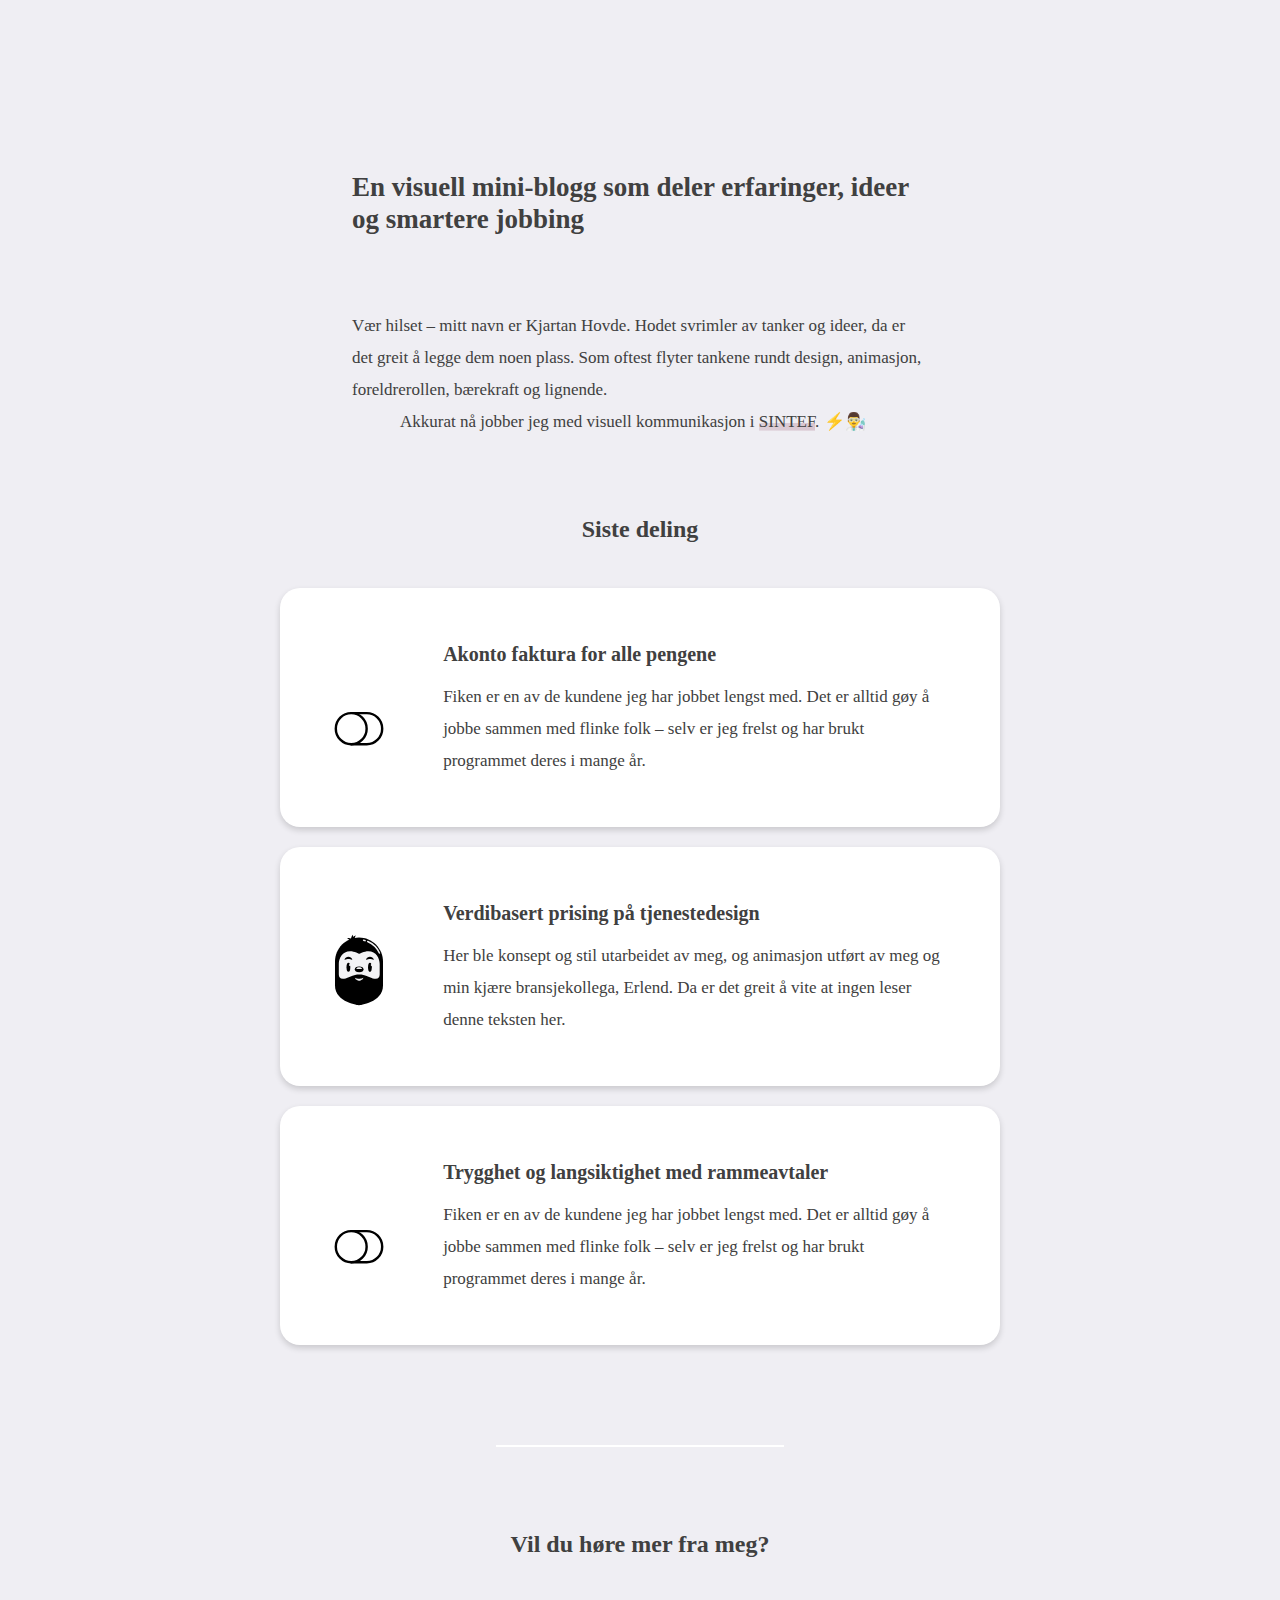
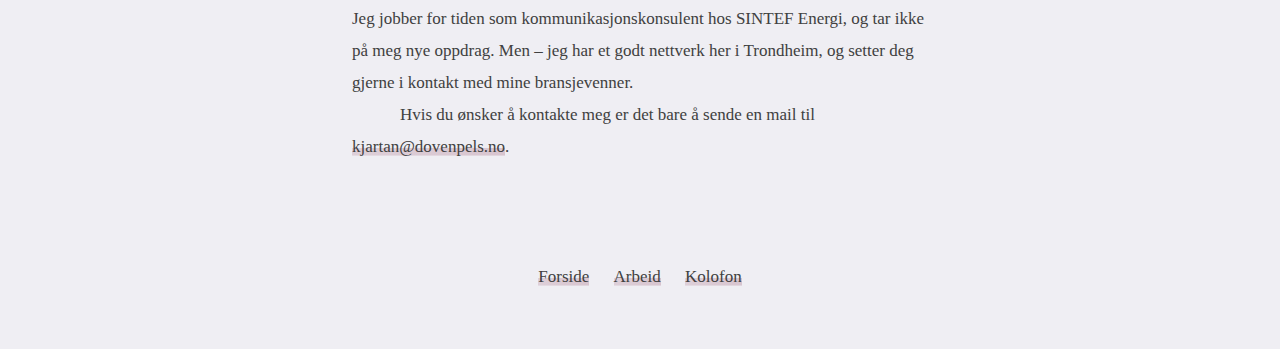
<file: demo.html>
<!DOCTYPE html>
<html lang="no-nb"><head>
  <meta http-equiv="content-type" content="text/html; charset=UTF-8">
  <meta charset="utf-8">
  <meta name="viewport" content="width=device-width,initial-scale=1.0">

  <!-- descriptions -->
  <meta name="description" content="Animasjon, motion og design">

  <!-- page title -->
  <title>Digital designer, animatør & Dovenpels</title>


  <!-- favicon -->
  <link rel="shortcut icon" href="https://dovenpels.no/favicon.ico">
  <link rel="stylesheet" href="base.css" >

</head>

<body>



  <main>

    <h1>En visuell mini-blogg som deler erfaringer, ideer og smartere jobbing</h1>
    <p>Vær hilset – mitt navn er Kjartan Hovde. Hodet svrimler av tanker og ideer, da er det greit å legge dem noen plass. Som oftest flyter tankene rundt design, animasjon, foreldrerollen, bærekraft og lignende.</p>
    <p>Akkurat nå jobber jeg med visuell kommunikasjon i <a href="https://www.sintef.no/" target="_blank">SINTEF</a>. ⚡👨‍🔬</p>


<h2>Siste deling</h2>

      <div class="call-out-container">

        <div class="call-out">
          <img class="call-out-hero" src="assets/ikon-1.svg" />
          <div class="call-out-text">
             <h3>Akonto faktura for alle pengene</h3>
            <p>Fiken er en av de kundene jeg har jobbet lengst med. Det er alltid gøy å jobbe sammen med flinke folk – selv er jeg frelst og har brukt programmet deres i mange år.</p>
          </div>
        </div>
      
      </div>


      <div class="call-out-container">
    
        <div class="call-out">
          <img class="call-out-hero" src="assets\dovendyr.svg" />
          <div class="call-out-text">
            <h3>Verdibasert prising på tjenestedesign</h3>
<p>            Her ble konsept og stil utarbeidet av meg, og animasjon utført av meg og min kjære bransjekollega, Erlend. Da er det greit å vite at ingen leser denne teksten her.
</p>          </div>
        </div>
    
      </div>

      <div class="call-out-container">

        <div class="call-out">
          <img class="call-out-hero" src="assets/ikon-1.svg" />
          <div class="call-out-text">
             <h3>Trygghet og langsiktighet med rammeavtaler</h3>
            <p>Fiken er en av de kundene jeg har jobbet lengst med. Det er alltid gøy å jobbe sammen med flinke folk – selv er jeg frelst og har brukt programmet deres i mange år.</p>
          </div>
        </div>
      
      </div>

                  <hr>

                  <h2>Vil du høre mer fra meg?</h2>
                  <p>Jeg jobber for tiden som kommunikasjonskonsulent hos SINTEF Energi, og tar ikke på meg nye oppdrag. Men – jeg har et godt nettverk her i Trondheim, og setter deg gjerne i kontakt med mine bransjevenner.
                  <p>Hvis du ønsker å kontakte meg er det bare å sende en mail til <a href="mailto:kjartan@dovenpels.no">kjartan@dovenpels.no</a>.</p></p>

              

                  <footer>

                    <a href="/status">Forside</a>
                    <a href="/status">Arbeid</a>
                    <a href="/status">Kolofon</a>

                      </footer>

                    </main>

                  </body>

                  </html>
</file>
<file: base.css>
* {
  box-sizing:border-box;
  padding:0;
  margin:0;
  background:none;
  text-decoration:none;
  outline:none;
  color:#404040;
  border:none;
  -webkit-font-smoothing:antialiased;
  -moz-osx-font-smoothing:grayscale;
}

html {
  background-color: #EFEEF3;
}

*:visited
{
  color:inherit;
}


body {
  font-family: "Iowan Old Style",Palatino,Palatino Linotype,"Palatino LT STD",Garamond,Baskerville,Baskerville Old Face,Hoefler Text,Times New Roman,serif;
  font-size: 17px;
}

/* ny kode */



.logo {
  max-width: 60px;
}

header {
    position: relative;
    text-align: right;
    padding: 25px 25px;
}

.menu a {
  color: black;
  font-size: 16px;
  font-weight: 600;
  text-decoration: none;
}

.menu > li {
  list-style-type: none;
}



.call-out-container {
  margin: auto;
  background-color: #fff;
  box-shadow: 0px 3px 6px rgba(0, 0, 0, 0.16);
  border-radius: 20px;
  padding: 50px 25px 50px 25px;
  margin-top: 10px;
  margin-bottom: 20px;
}


.call-out-hero {
  display: block;
  width: 50px;
  margin: auto;
  margin-bottom: 30px;
}

.call-out-text {
  margin: auto;
  text-align: center;
}



/* ny kode slutt*/

canvas {
  margin: auto;
}



main {
  
  padding: 100px 25px 25px;
}



h1,
h2,
h3,
h4,
h5,
h6,
p,
ul,
ol,
hr,
figure {
  margin: auto;
  max-width: 576px;
}

h1 {
  font-size: 27px;
  line-height: 32px;
  padding-bottom:11px;
  padding-top:11px;
  font-weight:600;
  margin-bottom: 64px;
}

h2 {
  font-size: 24px;
  line-height:32px;
  padding-top: 11px;
  padding-bottom:11px;
  font-weight:600;
  margin-top: 64px;
  margin-bottom: 32px;
  text-align: center;
}
h3,
h4,
h5,
h6 {
  font-size: 20px;
  line-height:32px;
  font-weight:600;
  margin-bottom: 11px;
}

p, ul, ol {
  font-size: 17px;
  font-weight: 400;
  line-height: 2rem;
}

p + p {
  text-indent: 3rem;
}


a {
  font-weight:inherit;
  font-size:inherit;
}

ul {
  list-style-type: circle;
}
ol, ul {
  margin-top: 32px;
  margin-bottom: 32px;
}

p>a,
li>a,
h3>a,
footer a
{
  background:linear-gradient(to right, hsl(338, 29%, 46%, 0.2), hsl(338, 29%, 46%, 0.4));
  background-size:300% 40%;
  background-repeat:no-repeat;
  background-position:0% 100%;
  padding:0
}

p>a:hover,
h3>a:hover,
li>a:hover,
footer a:hover {
  background-position:100% 100%
}


hr {
  display:block;
  border:none;
  height:2px;
  margin-top:100px;
  margin-bottom:70px;
  background: hsl(0, 0%, 100%);
  width: 288px;
}

figure {
  margin-top: 96px;
  margin-bottom: 96px;
}

.hd-1,
.call-out-container {
  max-width: 720px;
}

.hd-2 {
  max-width: 1080px;
}

.figure img,
#player,
#canvas {
  display:block;
  width:100%;
  height:auto;
  border-radius:15px;
  box-shadow: 0 5px 10px rgba(0,0,0,0.07),0 15px 25px rgba(100,100,100,0.3);
}


figcaption {
  font-size: 17px;
  line-height:32px;
  padding-top:3px;
  padding-bottom:3px;
  font-style: italic;
  margin-top:32px;
  text-align:center
}


footer {
  margin-top:6rem;
  margin-bottom: 30px;
  text-align:center
}

footer a {
  margin:0 10px;
  line-height: 35px;
}





@media (min-width: 627px) {

  .call-out {
    display: flex;
    justify-content: space-between;
  }

  .call-out-text {
    flex-basis: 75%;
    text-align: left;
  }



  main {
    padding: 160px 25px 25px;
  }
}




.animation-container {
max-width: 720px;
}
</file>
